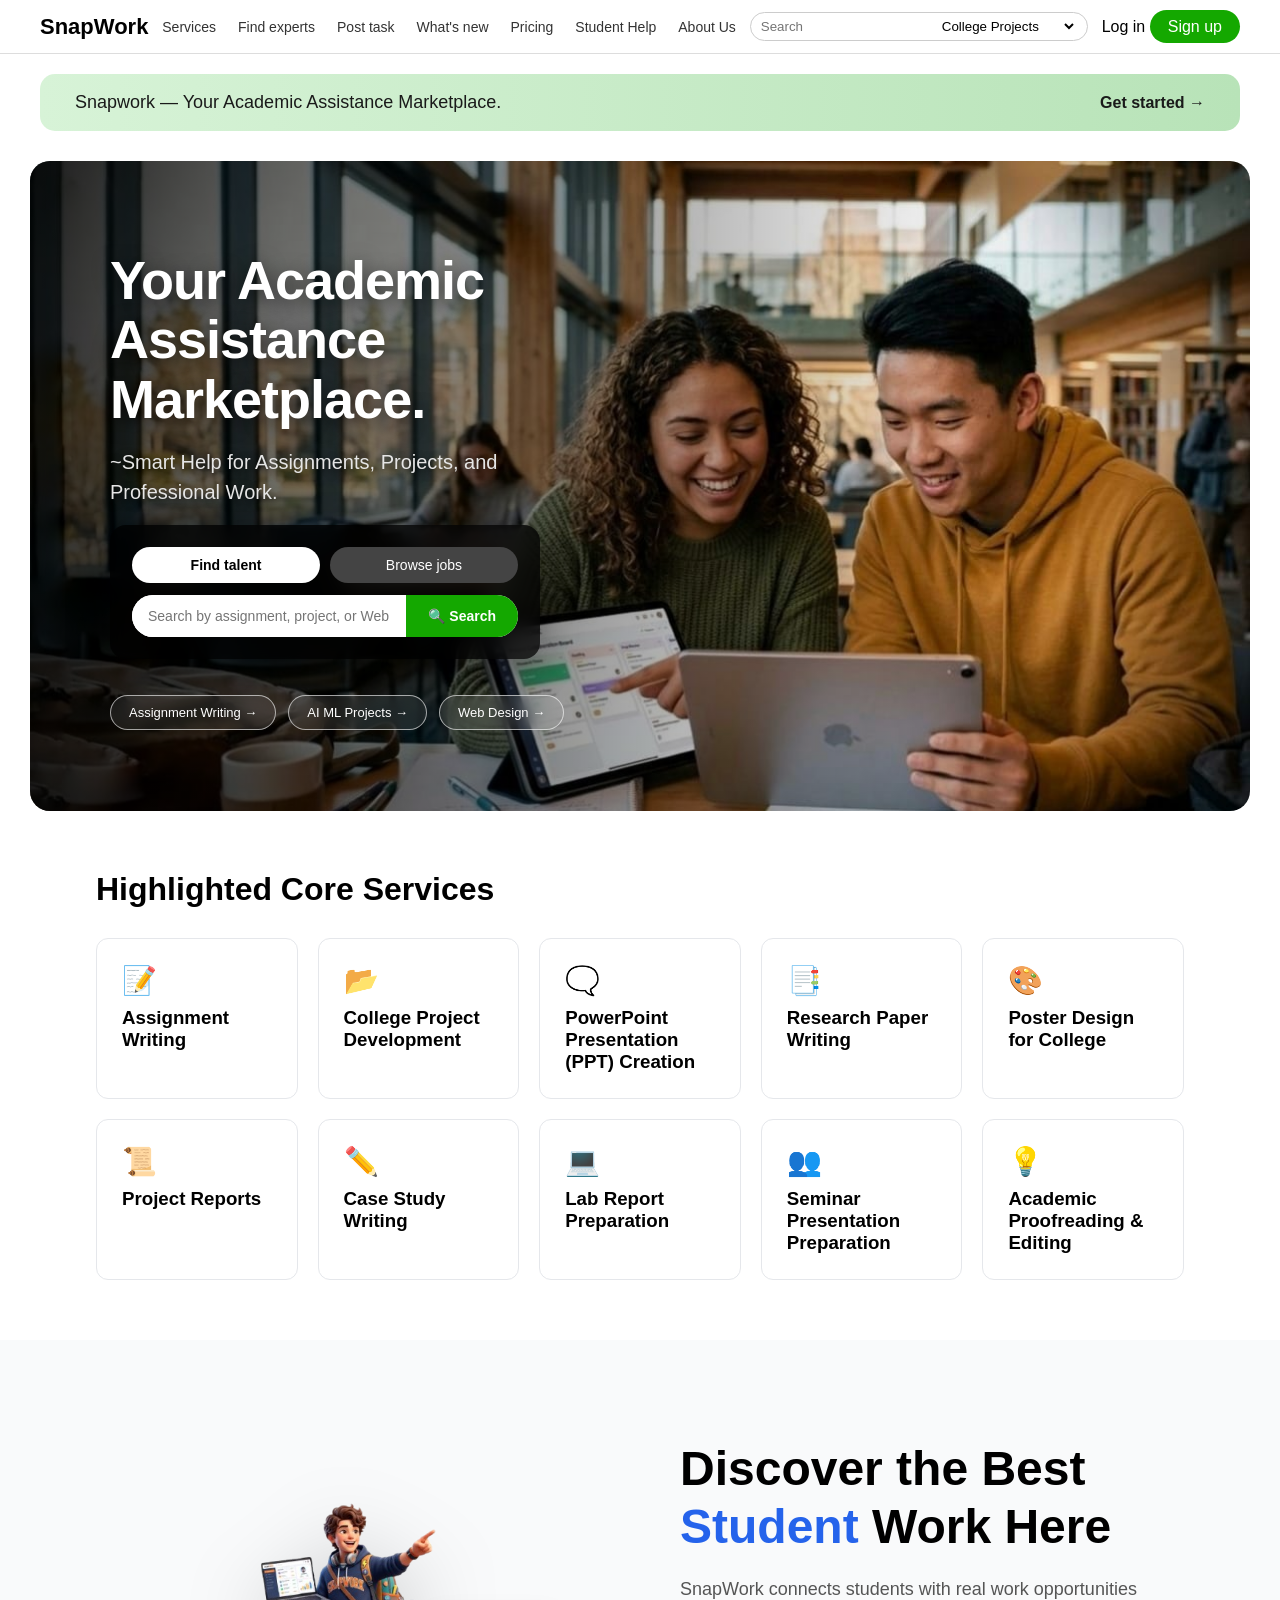
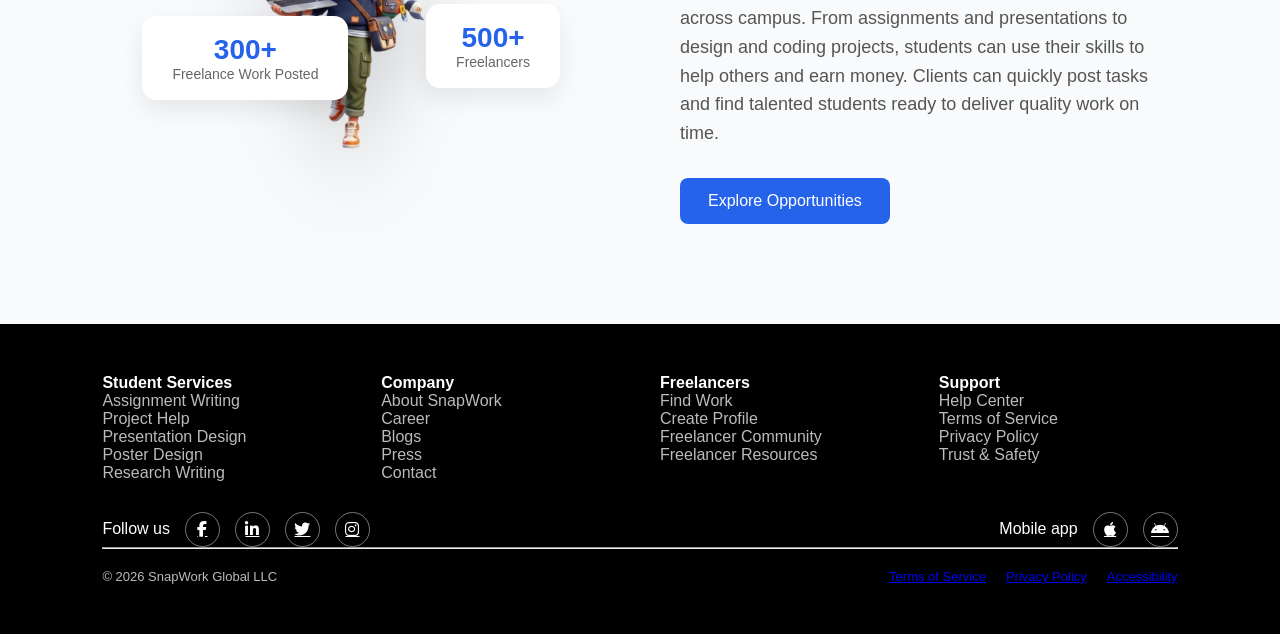
<file: Frontend/index.html>
<!DOCTYPE html>
<html lang="en">
<head>
<meta charset="UTF-8">
<title>SnapWork</title>
<link rel="stylesheet" href="style.css">

<!-- Font Awesome -->
<link rel="stylesheet" href="https://cdnjs.cloudflare.com/ajax/libs/font-awesome/6.5.0/css/all.min.css">

</head>

<body>

<!-- NAVBAR -->
<nav class="navbar">

<div class="logo">SnapWork</div>

<ul class="nav-links">
<li><a href="#">Services</a></li>
<li><a href="#">Find experts</a></li>
<li><a href="#">Post task</a></li>
<li><a href="#">What's new</a></li>
<li><a href="#">Pricing</a></li>
<li><a href="#">Student Help</a></li>
<li><a href="#">About Us</a></li>
</ul>

<div class="search-box">
<input type="text" placeholder="Search">
<select>
<option>College Projects</option>
<option>Assignments writing</option>
<option>PPT Design</option>
<option>Poster Design</option>
<option>AI Projects</option>
</select>
</div>

<div class="auth-buttons">
<a href="#" class="login">Log in</a>
<a href="#" class="signup">Sign up</a>
</div>

</nav>

<!-- TOP BANNER -->

<div class="top-banner">

<p class="banner-text">
Snapwork — Your Academic Assistance Marketplace.
</p>

<a href="#" class="banner-btn">Get started →</a>

</div>


<!-- HERO SECTION -->

<section class="hero">

<img src="./hero1.jpeg" class="hero-img" alt="students">

<div class="hero-content">

<h1>Your Academic Assistance Marketplace.</h1>

<h2>~Smart Help for Assignments, Projects, and Professional Work.</h2>

<div class="search-card">

<div class="tabs">
<button class="active">Find talent</button>
<button>Browse jobs</button>
</div>

<div class="search-bar">
<input type="text" placeholder="Search by assignment, project, or Web design">
<button>🔍 Search</button>
</div>

</div>

<div class="skills-bar">
<a href="#" class="skill-btn">Assignment Writing →</a>
<a href="#" class="skill-btn">AI ML Projects →</a>
<a href="#" class="skill-btn">Web Design →</a>
</div>

</div>

</section>


<!-- CATEGORIES -->

<section class="categories">

<h2>Highlighted Core Services</h2>

<div class="category-grid">

<div class="card"><span class="icon">📝</span><h3>Assignment Writing</h3></div>
<div class="card"><span class="icon">📂</span><h3>College Project Development</h3></div>
<div class="card"><span class="icon">🗨️</span><h3>PowerPoint Presentation (PPT) Creation</h3></div>
<div class="card"><span class="icon">📑</span><h3>Research Paper Writing</h3></div>
<div class="card"><span class="icon">🎨</span><h3>Poster Design for College</h3></div>
<div class="card"><span class="icon">📜</span><h3>Project Reports</h3></div>
<div class="card"><span class="icon">✏️</span><h3>Case Study Writing</h3></div>
<div class="card"><span class="icon">💻</span><h3>Lab Report Preparation</h3></div>
<div class="card"><span class="icon">👥</span><h3>Seminar Presentation Preparation</h3></div>
<div class="card"><span class="icon">💡</span><h3>Academic Proofreading & Editing</h3></div>

</div>

</section>


<!-- DISCOVER SECTION -->
<section class="discover">

<div class="discover-container">

<!-- IMAGE SIDE -->

<div class="discover-image">

<img src="./student.png" class="student-img" alt="student">

<div class="stat stat-left">
<h3>300+</h3>
<p>Freelance Work Posted</p>
</div>

<div class="stat stat-right">
<h3>500+</h3>
<p>Freelancers</p>
</div>

</div>


<!-- TEXT SIDE -->

<div class="discover-text">

<h2>
Discover the Best <br>
<span>Student</span> Work Here
</h2>

<p>
SnapWork connects students with real work opportunities across campus.
From assignments and presentations to design and coding projects,
students can use their skills to help others and earn money.
Clients can quickly post tasks and find talented students ready to
deliver quality work on time.
</p>

<button class="discover-btn">Explore Opportunities</button>

</div>

</div>

</section>

<!-- FOOTER -->

<footer class="footer">

<div class="footer-container">

<div class="footer-col">
<h4>Student Services</h4>
<ul>
<li><a href="#">Assignment Writing</a></li>
<li><a href="#">Project Help</a></li>
<li><a href="#">Presentation Design</a></li>
<li><a href="#">Poster Design</a></li>
<li><a href="#">Research Writing</a></li>
</ul>
</div>

<div class="footer-col">
<h4>Company</h4>
<ul>
<li><a href="#">About SnapWork</a></li>
<li><a href="#">Career</a></li>
<li><a href="#">Blogs</a></li>
<li><a href="#">Press</a></li>
<li><a href="#">Contact</a></li>
</ul>
</div>

<div class="footer-col">
<h4>Freelancers</h4>
<ul>
<li><a href="#">Find Work</a></li>
<li><a href="#">Create Profile</a></li>
<li><a href="#">Freelancer Community</a></li>
<li><a href="#">Freelancer Resources</a></li>
</ul>
</div>

<div class="footer-col">
<h4>Support</h4>
<ul>
<li><a href="#">Help Center</a></li>
<li><a href="#">Terms of Service</a></li>
<li><a href="#">Privacy Policy</a></li>
<li><a href="#">Trust & Safety</a></li>
</ul>
</div>

</div>

<div class="footer-middle">

<div class="social">
<p>Follow us</p>
<a href="#"><i class="fab fa-facebook-f"></i></a>
<a href="#"><i class="fab fa-linkedin-in"></i></a>
<a href="#"><i class="fab fa-twitter"></i></a>
<a href="#"><i class="fab fa-instagram"></i></a>
</div>

<div class="mobile-app">
<p>Mobile app</p>
<a href="#"><i class="fab fa-apple"></i></a>
<a href="#"><i class="fab fa-android"></i></a>
</div>

</div>

<hr>

<div class="footer-bottom">

<p>© 2026 SnapWork Global LLC</p>

<div class="legal-links">
<a href="#">Terms of Service</a>
<a href="#">Privacy Policy</a>
<a href="#">Accessibility</a>
</div>

</div>

</footer>

</body>
</html>
</file>
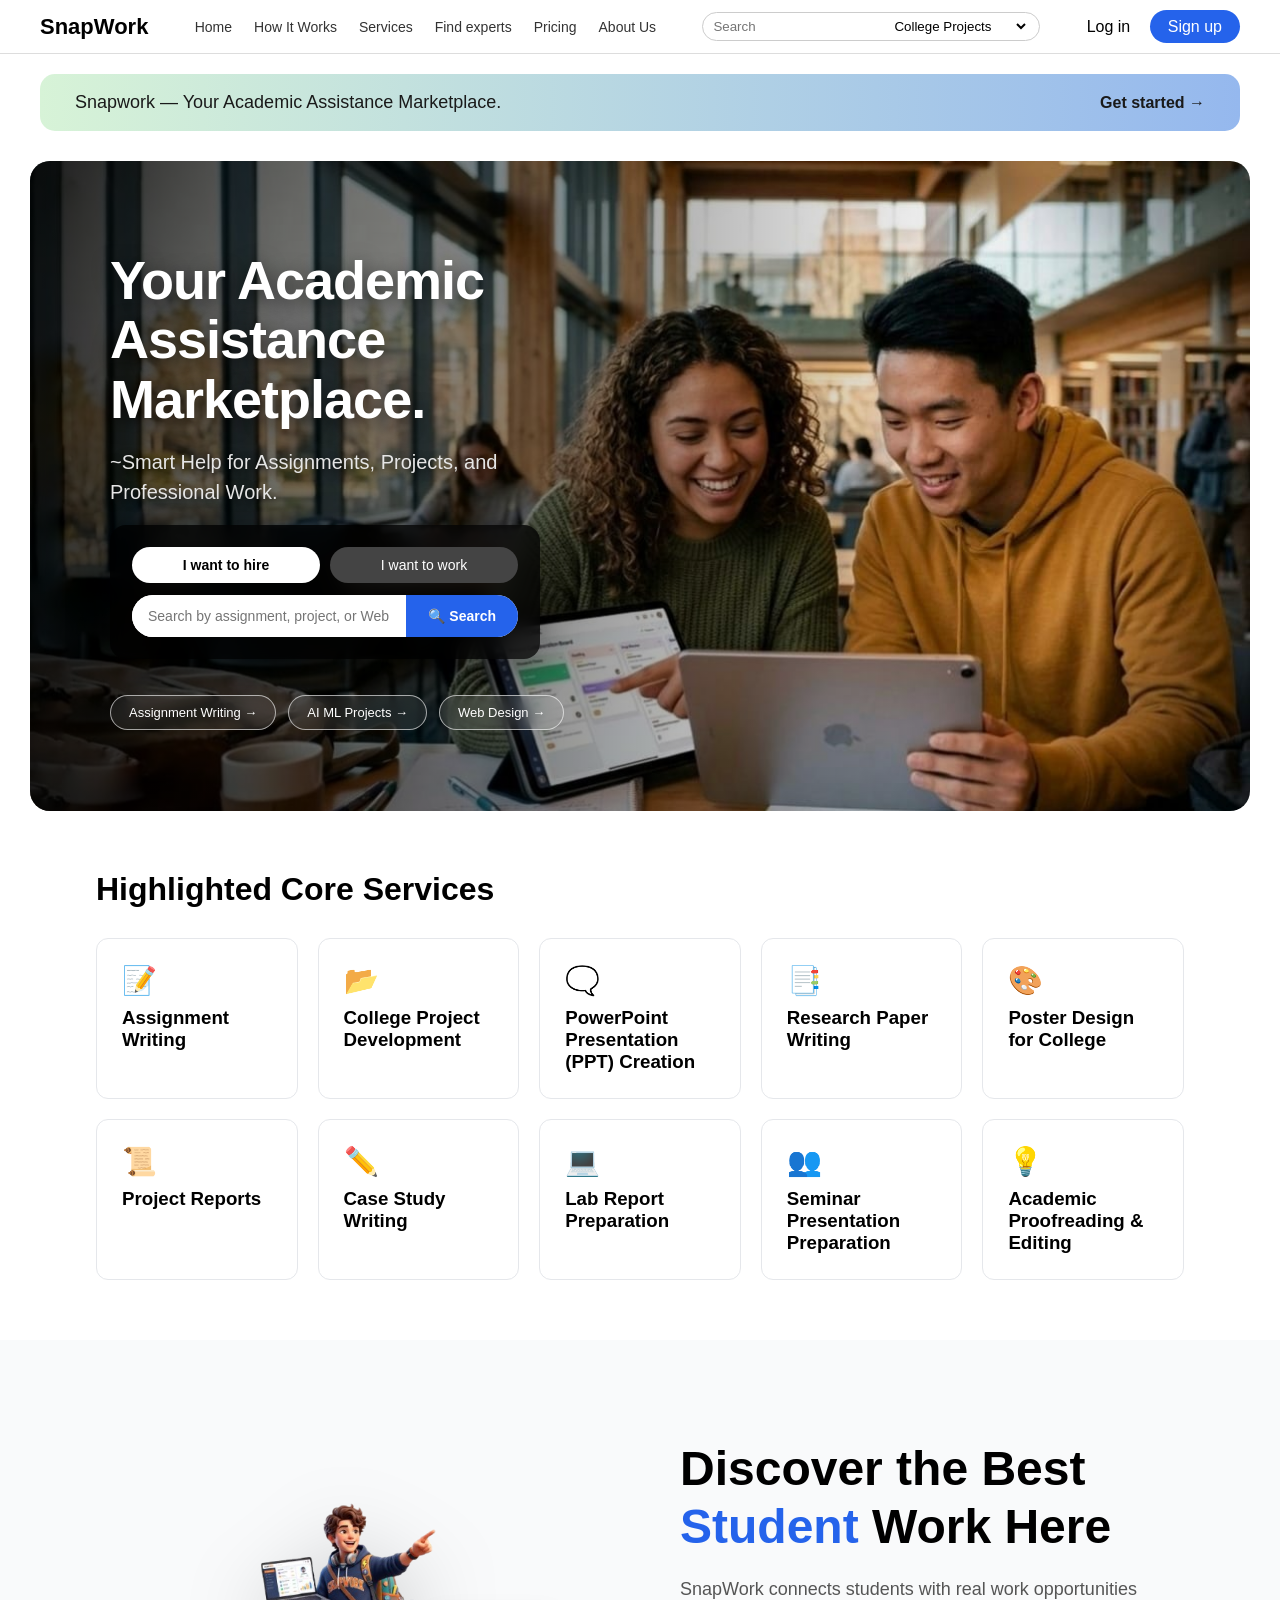
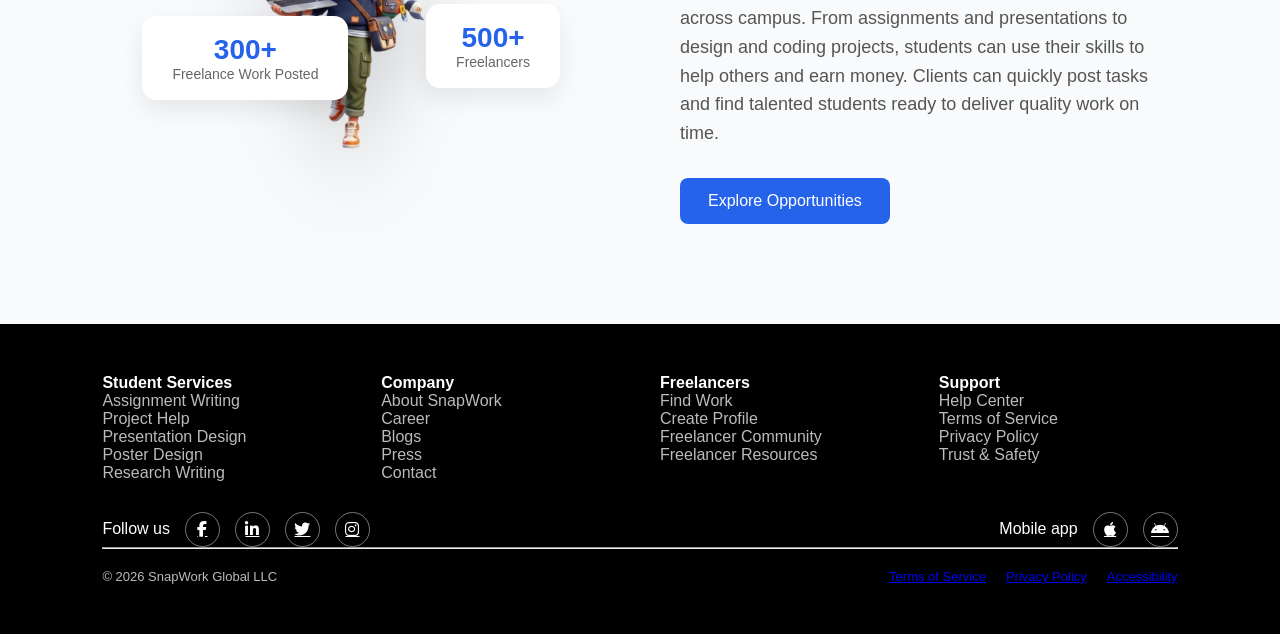
<file: Backend/templates/index.html>
<!DOCTYPE html>
<html lang="en">
<head>
<meta charset="UTF-8">
<title>SnapWork</title>
<link rel="stylesheet" href="../static/style.css">

<!-- Font Awesome -->
<link rel="stylesheet" href="https://cdnjs.cloudflare.com/ajax/libs/font-awesome/6.5.0/css/all.min.css">

</head>

<body>

<!-- NAVBAR -->
<nav class="navbar">

<div class="logo">SnapWork</div>

<ul class="nav-links">
<li><a href="index.html">Home</a></li>
<li><a href="#">How It Works</a></li>
<li><a href="#">Services</a></li>
<li><a href="#">Find experts</a></li>
<li><a href="#">Pricing</a></li>
<li><a href="#">About Us</a></li>
</ul>

<div class="search-box">
<input type="text" placeholder="Search">
<select>
<option>College Projects</option>
<option>Assignments writing</option>
<option>PPT Design</option>
<option>Poster Design</option>
<option>AI Projects</option>
</select>
</div>

<!-- <div class="auth-buttons">
<a href="#" class="login">Log in</a>
<a href="#" class="signup">Sign up</a>
</div> -->

<div class="auth-buttons" >
<a href="/login" class="login" method="POST" action="/login">Log in</a>
<a href="/signup" class="signup"method="POST" action="/signup">Sign up</a>
</div>

</nav>

<!-- TOP BANNER -->

<div class="top-banner">

<p class="banner-text">
Snapwork — Your Academic Assistance Marketplace.
</p>

<a href="#" class="banner-btn">Get started →</a>

</div>


<!-- HERO SECTION -->

<section class="hero">

<img src="../static/images/hero1.jpeg" class="hero-img" alt="students">

<div class="hero-content">

<h1>Your Academic Assistance Marketplace.</h1>

<h2>~Smart Help for Assignments, Projects, and Professional Work.</h2>

<div class="search-card">

<div class="tabs">
<button class="active">I want to hire</button>
<button>I want to work</button>
</div>

<div class="search-bar">
<input type="text" placeholder="Search by assignment, project, or Web design">
<button>🔍 Search</button>
</div>

</div>

<div class="skills-bar">
<a href="#" class="skill-btn">Assignment Writing →</a>
<a href="#" class="skill-btn">AI ML Projects →</a>
<a href="#" class="skill-btn">Web Design →</a>
</div>

</div>

</section>


<!-- CATEGORIES -->

<section class="categories">

<h2>Highlighted Core Services</h2>

<div class="category-grid">

<div class="card"><span class="icon">📝</span><h3>Assignment Writing</h3></div>
<div class="card"><span class="icon">📂</span><h3>College Project Development</h3></div>
<div class="card"><span class="icon">🗨️</span><h3>PowerPoint Presentation (PPT) Creation</h3></div>
<div class="card"><span class="icon">📑</span><h3>Research Paper Writing</h3></div>
<div class="card"><span class="icon">🎨</span><h3>Poster Design for College</h3></div>
<div class="card"><span class="icon">📜</span><h3>Project Reports</h3></div>
<div class="card"><span class="icon">✏️</span><h3>Case Study Writing</h3></div>
<div class="card"><span class="icon">💻</span><h3>Lab Report Preparation</h3></div>
<div class="card"><span class="icon">👥</span><h3>Seminar Presentation Preparation</h3></div>
<div class="card"><span class="icon">💡</span><h3>Academic Proofreading & Editing</h3></div>

</div>

</section>


<!-- DISCOVER SECTION -->
<section class="discover">

<div class="discover-container">

<!-- IMAGE SIDE -->

<div class="discover-image">

<img src="../static/images/student.png" class="student-img" alt="student">

<div class="stat stat-left">
<h3>300+</h3>
<p>Freelance Work Posted</p>
</div>

<div class="stat stat-right">
<h3>500+</h3>
<p>Freelancers</p>
</div>

</div>


<!-- TEXT SIDE -->

<div class="discover-text">

<h2>
Discover the Best <br>
<span>Student</span> Work Here
</h2>

<p>
SnapWork connects students with real work opportunities across campus.
From assignments and presentations to design and coding projects,
students can use their skills to help others and earn money.
Clients can quickly post tasks and find talented students ready to
deliver quality work on time.
</p>

<button class="discover-btn">Explore Opportunities</button>

</div>

</div>

</section>

<!-- FOOTER -->

<footer class="footer">

<div class="footer-container">

<div class="footer-col">
<h4>Student Services</h4>
<ul>
<li><a href="#">Assignment Writing</a></li>
<li><a href="#">Project Help</a></li>
<li><a href="#">Presentation Design</a></li>
<li><a href="#">Poster Design</a></li>
<li><a href="#">Research Writing</a></li>
</ul>
</div>

<div class="footer-col">
<h4>Company</h4>
<ul>
<li><a href="#">About SnapWork</a></li>
<li><a href="#">Career</a></li>
<li><a href="#">Blogs</a></li>
<li><a href="#">Press</a></li>
<li><a href="#">Contact</a></li>
</ul>
</div>

<div class="footer-col">
<h4>Freelancers</h4>
<ul>
<li><a href="#">Find Work</a></li>
<li><a href="#">Create Profile</a></li>
<li><a href="#">Freelancer Community</a></li>
<li><a href="#">Freelancer Resources</a></li>
</ul>
</div>

<div class="footer-col">
<h4>Support</h4>
<ul>
<li><a href="#">Help Center</a></li>
<li><a href="#">Terms of Service</a></li>
<li><a href="#">Privacy Policy</a></li>
<li><a href="#">Trust & Safety</a></li>
</ul>
</div>

</div>

<div class="footer-middle">

<div class="social">
<p>Follow us</p>
<a href="#"><i class="fab fa-facebook-f"></i></a>
<a href="#"><i class="fab fa-linkedin-in"></i></a>
<a href="#"><i class="fab fa-twitter"></i></a>
<a href="#"><i class="fab fa-instagram"></i></a>
</div>

<div class="mobile-app">
<p>Mobile app</p>
<a href="#"><i class="fab fa-apple"></i></a>
<a href="#"><i class="fab fa-android"></i></a>
</div>

</div>

<hr>

<div class="footer-bottom">

<p>© 2026 SnapWork Global LLC</p>

<div class="legal-links">
<a href="#">Terms of Service</a>
<a href="#">Privacy Policy</a>
<a href="#">Accessibility</a>
</div>

</div>

</footer>

</body>
</html>
</file>
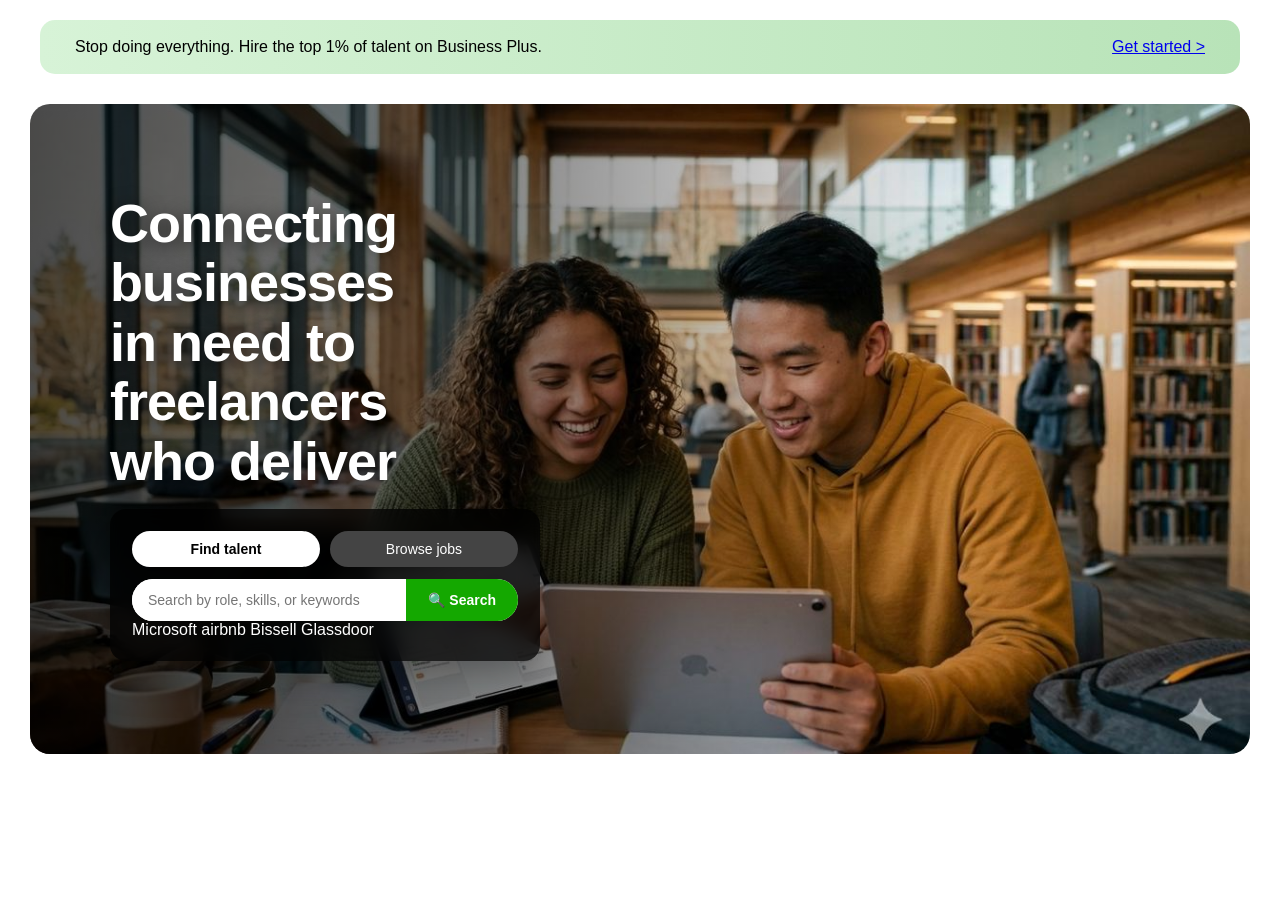
<file: demo.html>
<!DOCTYPE html>
<html>
<head>
<title>SnapWork</title>
<link rel="stylesheet" href="style.css">
</head>

<body>

<!-- Top banner -->
<div class="top-banner">
Stop doing everything. Hire the top 1% of talent on Business Plus.
<a href="#">Get started ></a>
</div>

<!-- HERO SECTION -->

<section class="hero">

<img src="hero.jpeg" class="hero-img">

<div class="hero-content">

<h1>
Connecting businesses <br>
in need to freelancers <br>
who deliver
</h1>

<div class="search-card">

<div class="tabs">
<button class="active">Find talent</button>
<button>Browse jobs</button>
</div>

<div class="search-bar">
<input type="text" placeholder="Search by role, skills, or keywords">
<button class="search-btn">🔍 Search</button>
</div>

<div class="companies">
<span>Microsoft</span>
<span>airbnb</span>
<span>Bissell</span>
<span>Glassdoor</span>
</div>

</div>

</div>

</section>

</body>
</html>
</file>
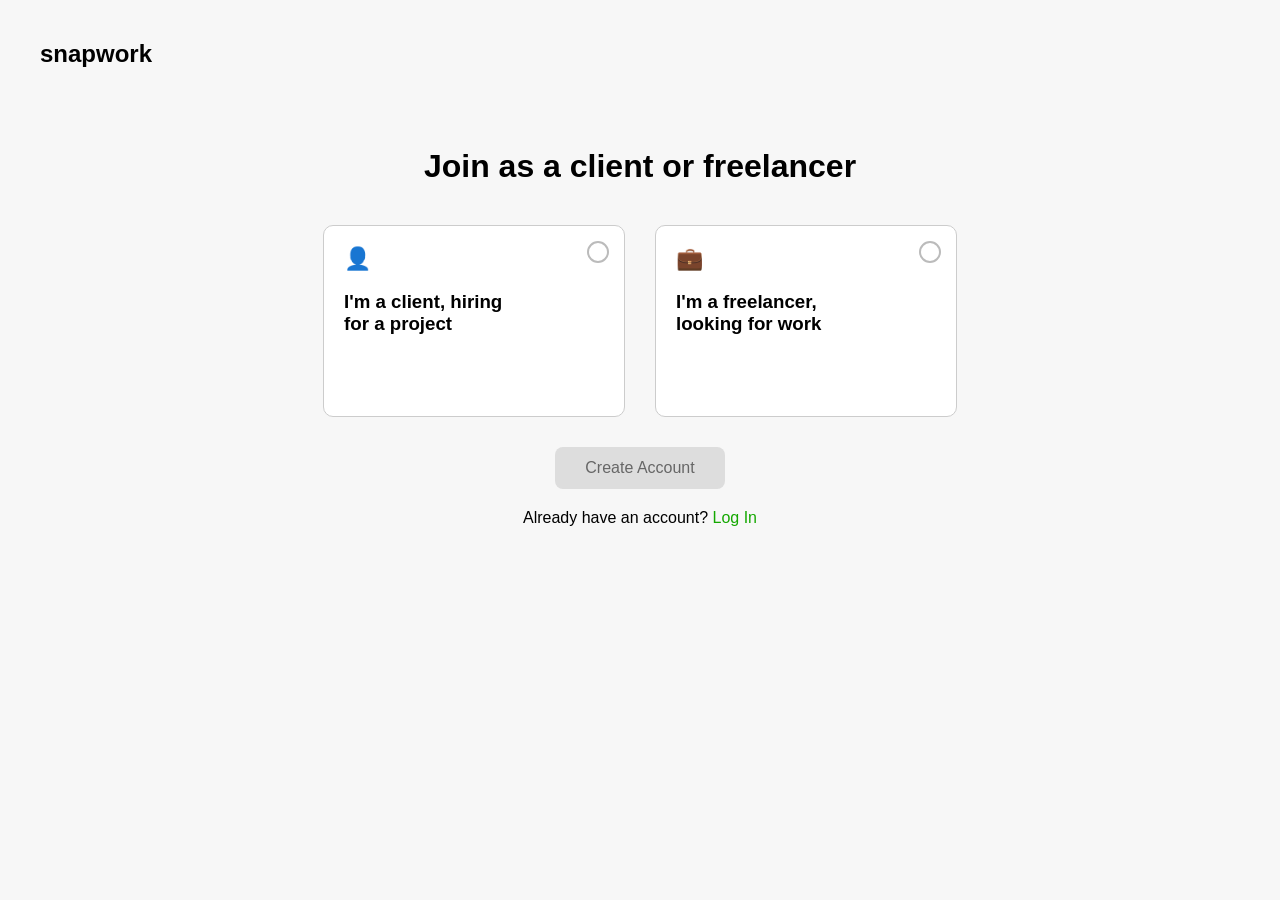
<file: signup.html>
<!DOCTYPE html>
<html lang="en">
<head>
<meta charset="UTF-8">
<title>Join SnapWork</title>
<link rel="stylesheet" href="./signup.css">
</head>

<body>

<header class="logo">
<h2>snapwork</h2>
</header>

<div class="signup-container">

<h1>Join as a client or freelancer</h1>

<form class="signup-form">

<!-- RADIO INPUTS -->

<input type="radio" name="role" id="client">
<input type="radio" name="role" id="freelancer">

<div class="cards">

<label for="client" class="card">
<div class="card-box">
<div class="radio"></div>
<div class="icon">👤</div>
<h3>I'm a client, hiring<br>for a project</h3>
</div>
</label>

<label for="freelancer" class="card">
<div class="card-box">
<div class="radio"></div>
<div class="icon">💼</div>
<h3>I'm a freelancer,<br>looking for work</h3>
</div>
</label>

</div>

<div class="buttons">

<button class="btn default">Create Account</button>
<button class="btn client-btn">Join as a Client</button>
<button class="btn freelancer-btn">Apply as a Freelancer</button>

</div>

<p class="login">
Already have an account? <a href="#">Log In</a>
</p>

</form>

</div>

</body>
</html>
</file>
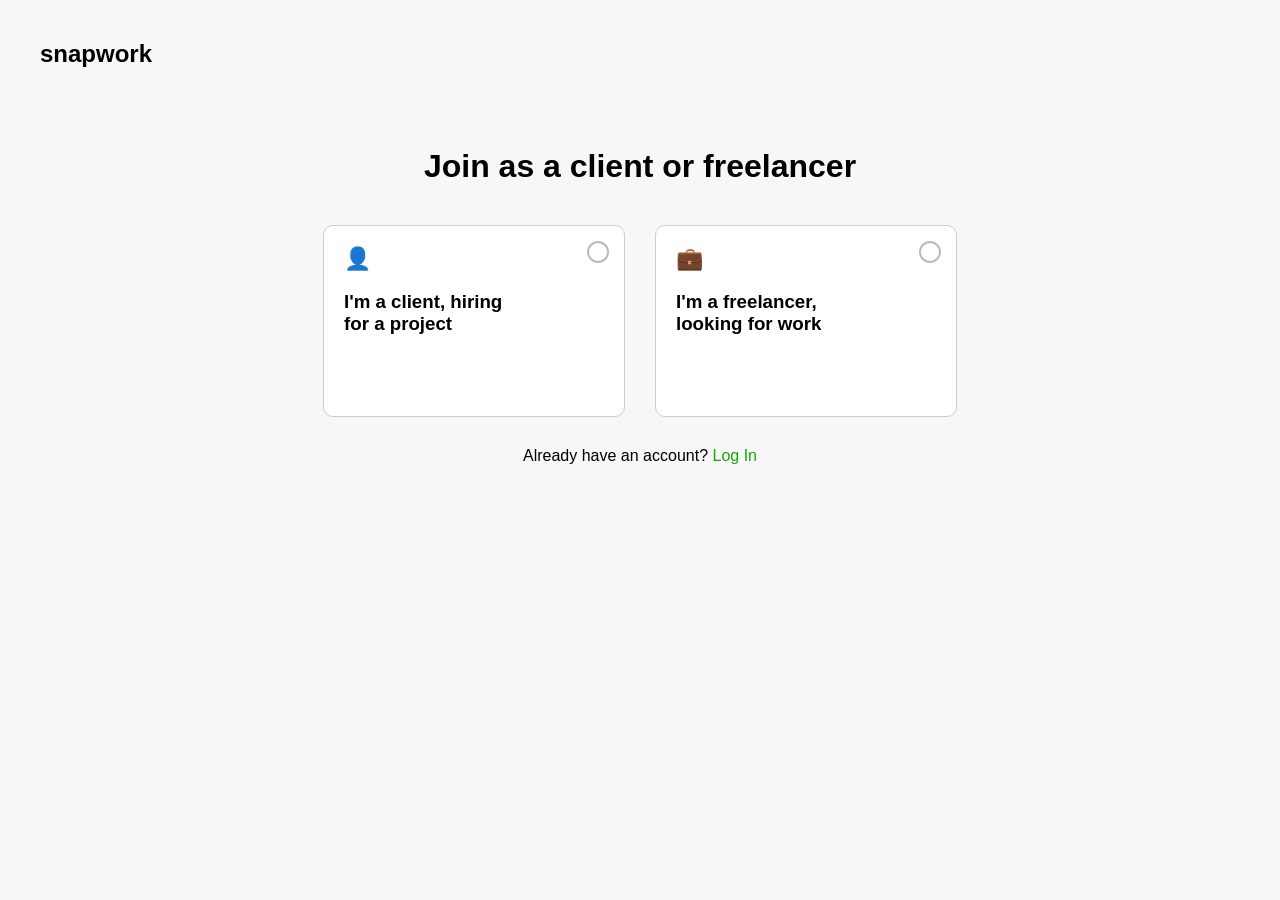
<file: Backend/templates/signup.html>
<!DOCTYPE html>
<html lang="en">
<head>
<meta charset="UTF-8">
<title>Join SnapWork</title>
<link rel="stylesheet" href="../static/signup.css">
</head>

<body>

<header class="logo">
<h2>snapwork</h2>
</header>

<div class="signup-container">

<h1>Join as a client or freelancer</h1>

<form class="signup-form">

<!-- RADIO INPUTS -->

<input type="radio" name="role" id="client">
<input type="radio" name="role" id="freelancer">

<div class="cards">

<label for="client" class="card">
<div class="card-box">
<div class="radio"></div>
<div class="icon">👤</div>
<h3>I'm a client, hiring<br>for a project</h3>
</div>
</label>

<label for="freelancer" class="card">
<div class="card-box">
<div class="radio"></div>
<div class="icon">💼</div>
<h3>I'm a freelancer,<br>looking for work</h3>
</div>
</label>

</div>

<div class="buttons">

<a href="/signup/client" class="btn client-btn">Join as a Client</a>

<a href="/signup/student" class="btn freelancer-btn">Apply as a Freelancer</a>

</div>

<p class="login">
Already have an account? <a href="/login">Log In</a>
</p>

</form>

</div>

</body>
</html>
</file>
<file: Frontend/style.css>
*{
margin:0;
padding:0;
box-sizing:border-box;
font-family:Arial;
}

/* NAVBAR */

.navbar{
display:flex;
align-items:center;
justify-content:space-between;
padding:12px 40px;
border-bottom:1px solid #ddd;
}

.logo{
font-size:22px;
font-weight:bold;
}

.nav-links{
display:flex;
list-style:none;
gap:22px;
}

.nav-links a{
text-decoration:none;
color:#333;
font-size:14px;
}

/* FIXED HOVER */

.nav-links a:hover{
color:#14a800;
}


/* SEARCH */

.search-box{
display:flex;
align-items:center;
border:1px solid #ccc;
border-radius:25px;
padding:5px 10px;
gap:8px;
}

.search-box input{
border:none;
outline:none;
}

.search-box select{
border:none;
background:transparent;
}

/* LOGIN */

.login{
text-decoration:none;
color:black;
}

.signup{
background:#14a800;
color:white;
padding:8px 18px;
border-radius:20px;
text-decoration:none;
}

/* TOP BANNER */

.top-banner{
display:flex;
justify-content:space-between;
align-items:center;
background:linear-gradient(90deg,#d7f3d7,#b8e3b8);
padding:18px 35px;
border-radius:15px;
margin:20px 40px;
}

.banner-text{
font-size:18px;
font-weight:500;
color:#1a1a1a;
}

.banner-btn{
text-decoration:none;
color:#1a1a1a;
font-weight:600;
font-size:16px;
display:flex;
align-items:center;
gap:5px;
}

.banner-btn:hover{
text-decoration:underline;
}

/* HERO SECTION */

.hero{
position:relative;
height:650px;
overflow:hidden;
border-radius:20px;
margin:30px;
display:flex;
align-items:center;
}

/* HERO IMAGE */

.hero-img{
position:absolute;
width:100%;
height:100%;
object-fit:cover;
}

/* DARK OVERLAY */

.hero::after{
content:"";
position:absolute;
top:0;
left:0;
width:100%;
height:100%;
background:linear-gradient(
90deg,
rgba(0,0,0,0.70) 0%,
rgba(0,0,0,0.45) 40%,
rgba(0,0,0,0.15) 65%,
rgba(0,0,0,0) 80%
);
}

/* HERO CONTENT */

.hero-content{
position:absolute;
top:90px;
left:80px;
max-width:520px;
color:white;
z-index:2;

display:flex;
flex-direction:column;
gap:18px;
}

/* MAIN HEADING */

.hero-content h1{
font-size:54px;
font-weight:700;
line-height:1.1;
letter-spacing:-1px;
color:white;
text-shadow:0 4px 20px rgba(0,0,0,0.6);
}

/* SUB HEADING */

.hero-content h2{
font-size:20px;
font-weight:400;
color:#e6e6e6;
line-height:1.5;
max-width:460px;
text-shadow:0 3px 10px rgba(0,0,0,0.6);
}

/* SEARCH CARD */

.search-card{
background:rgba(0,0,0,0.75);
padding:22px;
border-radius:16px;
width:430px;
backdrop-filter:blur(10px);
box-shadow:0 12px 40px rgba(0,0,0,0.35);
}

/* TABS */

.tabs{
display:flex;
gap:10px;
margin-bottom:12px;
}

.tabs button{
flex:1;
padding:10px;
border:none;
border-radius:25px;
background:#444;
color:white;
cursor:pointer;
font-size:14px;
}

.tabs .active{
background:white;
color:black;
font-weight:600;
}

/* SEARCH BAR */

.search-bar{
display:flex;
background:white;
border-radius:30px;
overflow:hidden;
}

.search-bar input{
flex:1;
border:none;
padding:13px 16px;
font-size:14px;
outline:none;
}

.search-bar button{
background:#14a800;
color:white;
border:none;
padding:13px 22px;
font-size:14px;
font-weight:600;
cursor:pointer;
transition:0.3s;
}

/* FIXED HOVER */

.search-bar button:hover{
background:#0e7c00;
}


/* SKILL BUTTON CONTAINER */

.skills-bar{
margin-top:18px;
display:flex;
gap:12px;
flex-wrap:wrap;
align-items:center;
max-width:470px;
}

/* BUTTON STYLE */

.skill-btn{
padding:9px 18px;
border-radius:30px;
border:1px solid rgba(255,255,255,0.6);
background:rgba(255,255,255,0.08);
color:white;
text-decoration:none;
font-size:13px;
font-weight:500;
backdrop-filter:blur(8px);
display:inline-flex;
align-items:center;
justify-content:center;
transition:all 0.3s ease;
position:relative;
overflow:hidden;
}

/* HOVER */

.skill-btn:hover{
background:rgba(255,255,255,0.18);
border-color:#14a800;
transform:translateY(-3px);
box-shadow:0 6px 18px rgba(0,0,0,0.35);
}

/* SHINE EFFECT */

.skill-btn::before{
content:"";
position:absolute;
top:0;
left:-120%;
width:100%;
height:100%;
background:linear-gradient(
120deg,
transparent,
rgba(255,255,255,0.5),
transparent
);
transition:0.7s;
}

.skill-btn:hover::before{
left:120%;
}


/* CATEGORIES */

.categories{
width:85%;
margin:60px auto;
}

.categories h2{
font-size:32px;
margin-bottom:30px;
}

.category-grid{
display:grid;
grid-template-columns:repeat(5,1fr);
gap:20px;
}

.card{
border:1px solid #e5e7eb;
border-radius:12px;
padding:25px;
transition:0.3s;
}

.card:hover{
transform:translateY(-6px);
border:2px solid #16a34a;
box-shadow:0 8px 20px rgba(0,0,0,0.08);
}

.icon{
font-size:28px;
margin-bottom:10px;
display:block;
}
/* DISCOVER SECTION */

/* DISCOVER SECTION */

.discover{
padding:100px 8%;
background:#f9fafb;
}

.discover-container{
display:flex;
align-items:center;
justify-content:space-between;
gap:80px;
flex-wrap:wrap;
}

/* IMAGE SIDE */

.discover-image{
position:relative;
flex:1;
display:flex;
justify-content:center;
align-items:center;
}

/* STUDENT IMAGE */

.student-img{
width:1020px;
max-width:100%;
z-index:2;
animation:float 4s ease-in-out infinite;
filter:drop-shadow(0 30px 40px rgba(0,0,0,0.2));
}

/* FLOATING ANIMATION */

@keyframes float{

0%{ transform:translateY(0px); }

50%{ transform:translateY(-15px); }

100%{ transform:translateY(0px); }

}

/* STAT CARDS */

.stat{
position:absolute;
background:white;
padding:18px 30px;
border-radius:14px;
box-shadow:0 10px 25px rgba(0,0,0,0.08);
text-align:center;
z-index:3;
}

.stat h3{
font-size:28px;
color:#2563eb;
font-weight:700;
}

.stat p{
font-size:14px;
color:#666;
}

/* POSITION */

.stat-left{
left:40px;
top:120px;
}

.stat-right{
right:40px;
bottom:80px;
}

/* TEXT SIDE */

.discover-text{
flex:1;
max-width:520px;
}

.discover-text h2{
font-size:48px;
line-height:1.2;
margin-bottom:20px;
font-weight:700;
}

.discover-text span{
color:#2563eb;
}

.discover-text p{
font-size:18px;
line-height:1.6;
color:#555;
margin-bottom:30px;
}

/* BUTTON */

.discover-btn{
background: #2563eb;
color:white;
border:none;
padding:14px 28px;
font-size:16px;
border-radius:8px;
cursor:pointer;
transition:0.3s;
}

.discover-btn:hover{
background:#0f8c00;
transform:translateY(-3px);
}

/* FOOTER */

.footer{
background:black;
color:white;
padding:50px 8%;
}

.footer-container{
display:grid;
grid-template-columns:repeat(4,1fr);
gap:40px;
}

.footer-col ul{
list-style:none;
}

.footer-col a{
color:#bbb;
text-decoration:none;
}

.footer-col a:hover{
color:white;
}

.footer-middle{
display:flex;
justify-content:space-between;
margin-top:30px;
}

.social,
.mobile-app{
display:flex;
align-items:center;
gap:15px;
}

.social a,
.mobile-app a{
width:35px;
height:35px;
border:1px solid #777;
border-radius:50%;
display:flex;
align-items:center;
justify-content:center;
color:white;
}

.social a:hover,
.mobile-app a:hover{
background-color:#14a800;
border-color:#14a800;
transform:scale(1.1);
}

.footer-bottom{
display:flex;
justify-content:space-between;
margin-top:20px;
font-size:13px;
color:#bbb;
}

.legal-links{
display:flex;
gap:20px;
}
</file>
<file: Backend/static/style.css>
*{
margin:0;
padding:0;
box-sizing:border-box;
font-family:Arial;
}

/* NAVBAR */

.navbar{
display:flex;
align-items:center;
justify-content:space-between;
padding:12px 40px;
border-bottom:1px solid #ddd;
}

.logo{
font-size:22px;
font-weight:bold;
}

.nav-links{
display:flex;
list-style:none;
gap:22px;
}

.nav-links a{
text-decoration:none;
color:#333;
font-size:14px;
}

/* FIXED HOVER */

.nav-links a:hover{
color:#2563eb;
}


/* SEARCH */

.search-box{
display:flex;
align-items:center;
border:1px solid #ccc;
border-radius:25px;
padding:5px 10px;
gap:8px;
}

.search-box input{
border:none;
outline:none;
}

.search-box select{
border:none;
background:transparent;
}

/* LOGIN */

.login{
margin-right: 15px;
text-decoration:none;
color:black;
}

.signup{
background:#2563eb;
color:white;
padding:8px 18px;
border-radius:20px;
text-decoration:none;
}

/* TOP BANNER */

.top-banner{
display:flex;
justify-content:space-between;
align-items:center;
background:linear-gradient(90deg,#d7f3d7,#95b8ee);
padding:18px 35px;
border-radius:15px;
margin:20px 40px;
}

.banner-text{
font-size:18px;
font-weight:500;
color:#1a1a1a;
}

.banner-btn{
text-decoration:none;
color:#1a1a1a;
font-weight:600;
font-size:16px;
display:flex;
align-items:center;
gap:5px;
}

.banner-btn:hover{
text-decoration:underline;
}

/* HERO SECTION */

.hero{
position:relative;
height:650px;
overflow:hidden;
border-radius:20px;
margin:30px;
display:flex;
align-items:center;
}

/* HERO IMAGE */

.hero-img{
position:absolute;
width:100%;
height:100%;
object-fit:cover;
}

/* DARK OVERLAY */

.hero::after{
content:"";
position:absolute;
top:0;
left:0;
width:100%;
height:100%;
background:linear-gradient(
90deg,
rgba(0,0,0,0.70) 0%,
rgba(0,0,0,0.45) 40%,
rgba(0,0,0,0.15) 65%,
rgba(0,0,0,0) 80%
);
}

/* HERO CONTENT */

.hero-content{
position:absolute;
top:90px;
left:80px;
max-width:520px;
color:white;
z-index:2;

display:flex;
flex-direction:column;
gap:18px;
}

/* MAIN HEADING */

.hero-content h1{
font-size:54px;
font-weight:700;
line-height:1.1;
letter-spacing:-1px;
color:white;
text-shadow:0 4px 20px rgba(0,0,0,0.6);
}

/* SUB HEADING */

.hero-content h2{
font-size:20px;
font-weight:400;
color:#e6e6e6;
line-height:1.5;
max-width:460px;
text-shadow:0 3px 10px rgba(0,0,0,0.6);
}

/* SEARCH CARD */

.search-card{
background:rgba(0,0,0,0.75);
padding:22px;
border-radius:16px;
width:430px;
backdrop-filter:blur(10px);
box-shadow:0 12px 40px rgba(0,0,0,0.35);
}

/* TABS */

.tabs{
display:flex;
gap:10px;
margin-bottom:12px;
}

.tabs button{
flex:1;
padding:10px;
border:none;
border-radius:25px;
background:#444;
color:white;
cursor:pointer;
font-size:14px;
}

.tabs .active{
background:white;
color:black;
font-weight:600;
}

/* SEARCH BAR */

.search-bar{
display:flex;
background:white;
border-radius:30px;
overflow:hidden;
}

.search-bar input{
flex:1;
border:none;
padding:13px 16px;
font-size:14px;
outline:none;
}

.search-bar button{
background:#2563eb;
color:white;
border:none;
padding:13px 22px;
font-size:14px;
font-weight:600;
cursor:pointer;
transition:0.3s;
}

/* FIXED HOVER */

.search-bar button:hover{
background:#0e7c00;
}


/* SKILL BUTTON CONTAINER */

.skills-bar{
margin-top:18px;
display:flex;
gap:12px;
flex-wrap:wrap;
align-items:center;
max-width:470px;
}

/* BUTTON STYLE */

.skill-btn{
padding:9px 18px;
border-radius:30px;
border:1px solid rgba(255,255,255,0.6);
background:rgba(255,255,255,0.08);
color:white;
text-decoration:none;
font-size:13px;
font-weight:500;
backdrop-filter:blur(8px);
display:inline-flex;
align-items:center;
justify-content:center;
transition:all 0.3s ease;
position:relative;
overflow:hidden;
}

/* HOVER */

.skill-btn:hover{
background:rgba(255,255,255,0.18);
border-color:#2563eb;
transform:translateY(-3px);
box-shadow:0 6px 18px rgba(0,0,0,0.35);
}

/* SHINE EFFECT */

.skill-btn::before{
content:"";
position:absolute;
top:0;
left:-120%;
width:100%;
height:100%;
background:linear-gradient(
120deg,
transparent,
rgba(255,255,255,0.5),
transparent
);
transition:0.7s;
}

.skill-btn:hover::before{
left:120%;
}


/* CATEGORIES */

.categories{
width:85%;
margin:60px auto;
}

.categories h2{
font-size:32px;
margin-bottom:30px;
}

.category-grid{
display:grid;
grid-template-columns:repeat(5,1fr);
gap:20px;
}

.card{
border:1px solid #e5e7eb;
border-radius:12px;
padding:25px;
transition:0.3s;
}

.card:hover{
transform:translateY(-6px);
border:2px solid #2563eb;
box-shadow:0 8px 20px rgba(0,0,0,0.08);
}

.icon{
font-size:28px;
margin-bottom:10px;
display:block;
}
/* DISCOVER SECTION */

/* DISCOVER SECTION */

.discover{
padding:100px 8%;
background:#f9fafb;
}

.discover-container{
display:flex;
align-items:center;
justify-content:space-between;
gap:80px;
flex-wrap:wrap;
}

/* IMAGE SIDE */

.discover-image{
position:relative;
flex:1;
display:flex;
justify-content:center;
align-items:center;
}

/* STUDENT IMAGE */

.student-img{
width:1020px;
max-width:100%;
z-index:2;
animation:float 4s ease-in-out infinite;
filter:drop-shadow(0 30px 40px rgba(0,0,0,0.2));
}

/* FLOATING ANIMATION */

@keyframes float{

0%{ transform:translateY(0px); }

50%{ transform:translateY(-15px); }

100%{ transform:translateY(0px); }

}

/* STAT CARDS */

.stat{
position:absolute;
background:white;
padding:18px 30px;
border-radius:14px;
box-shadow:0 10px 25px rgba(0,0,0,0.08);
text-align:center;
z-index:3;
}

.stat h3{
font-size:28px;
color:#2563eb;
font-weight:700;
}

.stat p{
font-size:14px;
color:#666;
}

/* POSITION */

.stat-left{
left:40px;
top:120px;
}

.stat-right{
right:40px;
bottom:80px;
}

/* TEXT SIDE */

.discover-text{
flex:1;
max-width:520px;
}

.discover-text h2{
font-size:48px;
line-height:1.2;
margin-bottom:20px;
font-weight:700;
}

.discover-text span{
color:#2563eb;
}

.discover-text p{
font-size:18px;
line-height:1.6;
color:#555;
margin-bottom:30px;
}

/* BUTTON */

.discover-btn{
background: #2563eb;
color:white;
border:none;
padding:14px 28px;
font-size:16px;
border-radius:8px;
cursor:pointer;
transition:0.3s;
}

.discover-btn:hover{
background:#2563eb;
transform:translateY(-3px);
}

/* FOOTER */

.footer{
background:black;
color:white;
padding:50px 8%;
}

.footer-container{
display:grid;
grid-template-columns:repeat(4,1fr);
gap:40px;
}

.footer-col ul{
list-style:none;
}

.footer-col a{
color:#bbb;
text-decoration:none;
}

.footer-col a:hover{
color:white;
}

.footer-middle{
display:flex;
justify-content:space-between;
margin-top:30px;
}

.social,
.mobile-app{
display:flex;
align-items:center;
gap:15px;
}

.social a,
.mobile-app a{
width:35px;
height:35px;
border:1px solid #777;
border-radius:50%;
display:flex;
align-items:center;
justify-content:center;
color:white;
}

.social a:hover,
.mobile-app a:hover{
background-color:#2563eb;
border-color:#2563eb;
transform:scale(1.1);
}

.footer-bottom{
display:flex;
justify-content:space-between;
margin-top:20px;
font-size:13px;
color:#bbb;
}

.legal-links{
display:flex;
gap:20px;
}
</file>
<file: style.css>
*{
margin:0;
padding:0;
box-sizing:border-box;
font-family:Arial;
}

/* NAVBAR */

.navbar{
display:flex;
align-items:center;
justify-content:space-between;
padding:12px 40px;
border-bottom:1px solid #ddd;
}

.logo{
font-size:22px;
font-weight:bold;
}

.nav-links{
display:flex;
list-style:none;
gap:22px;
}

.nav-links a{
text-decoration:none;
color:#333;
font-size:14px;
}

.nav-links a:hover

/* SEARCH */

.search-box{
display:flex;
align-items:center;
border:1px solid #ccc;
border-radius:25px;
padding:5px 10px;
gap:8px;
}

.search-box input{
border:none;
outline:none;
}

.search-box select{
border:none;
background:transparent;
}

/* LOGIN */

.login{
text-decoration:none;
color:black;
}

.signup{
background:#14a800;
color:white;
padding:8px 18px;
border-radius:20px;
text-decoration:none;
}

/* TOP BANNER */

.top-banner{
display:flex;
justify-content:space-between;
align-items:center;
background:linear-gradient(90deg,#d7f3d7,#b8e3b8);
padding:18px 35px;
border-radius:15px;
margin:20px 40px;
}

.banner-text{
font-size:18px;
font-weight:500;
color:#1a1a1a;
}

.banner-btn{
text-decoration:none;
color:#1a1a1a;
font-weight:600;
font-size:16px;
display:flex;
align-items:center;
gap:5px;
}

.banner-btn:hover{
text-decoration:underline;
}

/* HERO SECTION */

.hero{
position:relative;
height:650px;
overflow:hidden;
border-radius:20px;
margin:30px;
display:flex;
align-items:center;
}

/* HERO IMAGE */

.hero-img{
position:absolute;
width:100%;
height:100%;
object-fit:cover;
}

/* DARK OVERLAY */

.hero::after{
content:"";
position:absolute;
top:0;
left:0;
width:100%;
height:100%;
background:linear-gradient(
90deg,
rgba(0,0,0,0.70) 0%,
rgba(0,0,0,0.45) 40%,
rgba(0,0,0,0.15) 65%,
rgba(0,0,0,0) 80%
);
}

/* HERO CONTENT */

.hero-content{
position:absolute;
top:90px;
left:80px;
max-width:520px;
color:white;
z-index:2;

display:flex;
flex-direction:column;
gap:18px;
}

/* MAIN HEADING */

.hero-content h1{
font-size:54px;
font-weight:700;
line-height:1.1;
letter-spacing:-1px;
color:white;
text-shadow:0 4px 20px rgba(0,0,0,0.6);
}

/* SUB HEADING */

.hero-content h2{
font-size:20px;
font-weight:400;
color:#e6e6e6;
line-height:1.5;
max-width:460px;
text-shadow:0 3px 10px rgba(0,0,0,0.6);
}

/* SEARCH CARD */

.search-card{
background:rgba(0,0,0,0.75);
padding:22px;
border-radius:16px;
width:430px;
backdrop-filter:blur(10px);
box-shadow:0 12px 40px rgba(0,0,0,0.35);
}

/* TABS */

.tabs{
display:flex;
gap:10px;
margin-bottom:12px;
}

.tabs button{
flex:1;
padding:10px;
border:none;
border-radius:25px;
background:#444;
color:white;
cursor:pointer;
font-size:14px;
}

.tabs .active{
background:white;
color:black;
font-weight:600;
}

/* SEARCH BAR */

.search-bar{
display:flex;
background:white;
border-radius:30px;
overflow:hidden;
}

.search-bar input{
flex:1;
border:none;
padding:13px 16px;
font-size:14px;
outline:none;
}

.search-bar button{
background:#14a800;
color:white;
border:none;
padding:13px 22px;
font-size:14px;
font-weight:600;
cursor:pointer;
transition:0.3s;
}

.search-bar button:hover

/* SKILL BUTTON CONTAINER */

.skills-bar{
margin-top:18px;
display:flex;
gap:12px;
flex-wrap:wrap;
align-items:center;
max-width:470px;
}

/* BUTTON STYLE */

.skill-btn{
padding:9px 18px;
border-radius:30px;

border:1px solid rgba(255,255,255,0.6);
background:rgba(255,255,255,0.08);

color:white;
text-decoration:none;
font-size:13px;
font-weight:500;

backdrop-filter:blur(8px);

display:inline-flex;
align-items:center;
justify-content:center;

transition:all 0.3s ease;
position:relative;
overflow:hidden;
}

/* HOVER */

.skill-btn:hover{
background:rgba(255,255,255,0.18);
border-color:#14a800;
transform:translateY(-3px);
box-shadow:0 6px 18px rgba(0,0,0,0.35);
}

/* SHINE EFFECT */

.skill-btn::before{
content:"";
position:absolute;
top:0;
left:-120%;
width:100%;
height:100%;

background:linear-gradient(
120deg,
transparent,
rgba(255,255,255,0.5),
transparent
);

transition:0.7s;
}

.skill-btn:hover::before{
left:120%;
}


/* CATEGORIES */

.categories{
width:85%;
margin:60px auto;
}

.categories h2{
font-size:32px;
margin-bottom:30px;
}

.category-grid{
display:grid;
grid-template-columns:repeat(5,1fr);
gap:20px;
}

.card{
border:1px solid #e5e7eb;
border-radius:12px;
padding:25px;
transition:0.3s;
}

.card:hover{
transform:translateY(-6px);
border:2px solid #16a34a;
box-shadow:0 8px 20px rgba(0,0,0,0.08);
}

.icon{
font-size:28px;
margin-bottom:10px;
display:block;
}

/* FOOTER */

.footer{
background:black;
color:white;
padding:50px 8%;
}

.footer-container{
display:grid;
grid-template-columns:repeat(4,1fr);
gap:40px;
}

.footer-col ul{
list-style:none;
}

.footer-col a{
color:#bbb;
text-decoration:none;
}

.footer-col a:hover{
color:white;
}

.footer-middle{
display:flex;
justify-content:space-between;
margin-top:30px;
}

.social,
.mobile-app{
display:flex;
align-items:center;
gap:15px;
}

.social a,
.mobile-app a{
width:35px;
height:35px;
border:1px solid #777;
border-radius:50%;
display:flex;
align-items:center;
justify-content:center;
color:white;
}

.social a:hover,
.mobile-app a:hover{
background-color:#14a800;
border-color:#14a800;
transform:scale(1.1);
}

.footer-bottom{
display:flex;
justify-content:space-between;
margin-top:20px;
font-size:13px;
color:#bbb;
}

.legal-links{
display:flex;
gap:20px;
}
</file>
<file: signup.css>
body{
font-family:Arial, sans-serif;
background:#f7f7f7;
margin:0;
}

/* LOGO */

.logo{
padding:20px 40px;
font-weight:bold;
}

/* CONTAINER */

.signup-container{
text-align:center;
margin-top:40px;
}

h1{
margin-bottom:40px;
}

/* HIDE RADIO */

input[type="radio"]{
display:none;
}

/* CARDS */

.cards{
display:flex;
justify-content:center;
gap:30px;
margin-bottom:30px;
}

.card-box{
width:260px;
height:150px;
border:1px solid #ccc;
border-radius:10px;
padding:20px;
text-align:left;
background:white;
position:relative;
cursor:pointer;
transition:0.3s;
}

.icon{
font-size:22px;
margin-bottom:10px;
}

.radio{
width:18px;
height:18px;
border:2px solid #bbb;
border-radius:50%;
position:absolute;
top:15px;
right:15px;
}

/* SELECTED CARD */

#client:checked ~ .cards label[for="client"] .card-box{
border:2px solid black;
}

#freelancer:checked ~ .cards label[for="freelancer"] .card-box{
border:2px solid black;
}

#client:checked ~ .cards label[for="client"] .radio,
#freelancer:checked ~ .cards label[for="freelancer"] .radio{
background:#14a800;
border-color:#14a800;
}

/* BUTTONS */

.buttons{
margin-top:20px;
}

.btn{
padding:12px 30px;
border:none;
border-radius:8px;
font-size:16px;
display:none;
}

/* DEFAULT */

.default{
display:inline-block;
background:#ddd;
color:#666;
}

/* CLIENT BUTTON */

#client:checked ~ .buttons .client-btn{
display:inline-block;
background:#14a800;
color:white;
}

#client:checked ~ .buttons .default{
display:none;
}

/* FREELANCER BUTTON */

#freelancer:checked ~ .buttons .freelancer-btn{
display:inline-block;
background:#14a800;
color:white;
}

#freelancer:checked ~ .buttons .default{
display:none;
}

/* LOGIN */

.login{
margin-top:20px;
}

.login a{
color:#14a800;
text-decoration:none;
}
</file>
<file: Backend/static/signup.css>
body{
font-family:Arial, sans-serif;
background:#f7f7f7;
margin:0;
}

/* LOGO */

.logo{
padding:20px 40px;
font-weight:bold;
}

/* CONTAINER */

.signup-container{
text-align:center;
margin-top:40px;
}

h1{
margin-bottom:40px;
}

/* HIDE RADIO */

input[type="radio"]{
display:none;
}

/* CARDS */

.cards{
display:flex;
justify-content:center;
gap:30px;
margin-bottom:30px;
}

.card-box{
width:260px;
height:150px;
border:1px solid #ccc;
border-radius:10px;
padding:20px;
text-align:left;
background:white;
position:relative;
cursor:pointer;
transition:0.3s;
}

.icon{
font-size:22px;
margin-bottom:10px;
}

.radio{
width:18px;
height:18px;
border:2px solid #bbb;
border-radius:50%;
position:absolute;
top:15px;
right:15px;
}

/* SELECTED CARD */

#client:checked ~ .cards label[for="client"] .card-box{
border:2px solid black;
}

#freelancer:checked ~ .cards label[for="freelancer"] .card-box{
border:2px solid black;
}

#client:checked ~ .cards label[for="client"] .radio,
#freelancer:checked ~ .cards label[for="freelancer"] .radio{
background:#14a800;
border-color:#14a800;
}

/* BUTTONS */

.buttons{
margin-top:20px;
}

.btn{
padding:12px 30px;
border:none;
border-radius:8px;
font-size:16px;
display:none;
}

/* DEFAULT */

.default{
display:inline-block;
background:#ddd;
color:#666;
}

/* CLIENT BUTTON */

#client:checked ~ .buttons .client-btn{
display:inline-block;
background:#14a800;
color:white;
}

#client:checked ~ .buttons .default{
display:none;
}

/* FREELANCER BUTTON */

#freelancer:checked ~ .buttons .freelancer-btn{
display:inline-block;
background:#14a800;
color:white;
}

#freelancer:checked ~ .buttons .default{
display:none;
}

/* LOGIN */

.login{
margin-top:20px;
}

.login a{
color:#14a800;
text-decoration:none;
}
</file>
